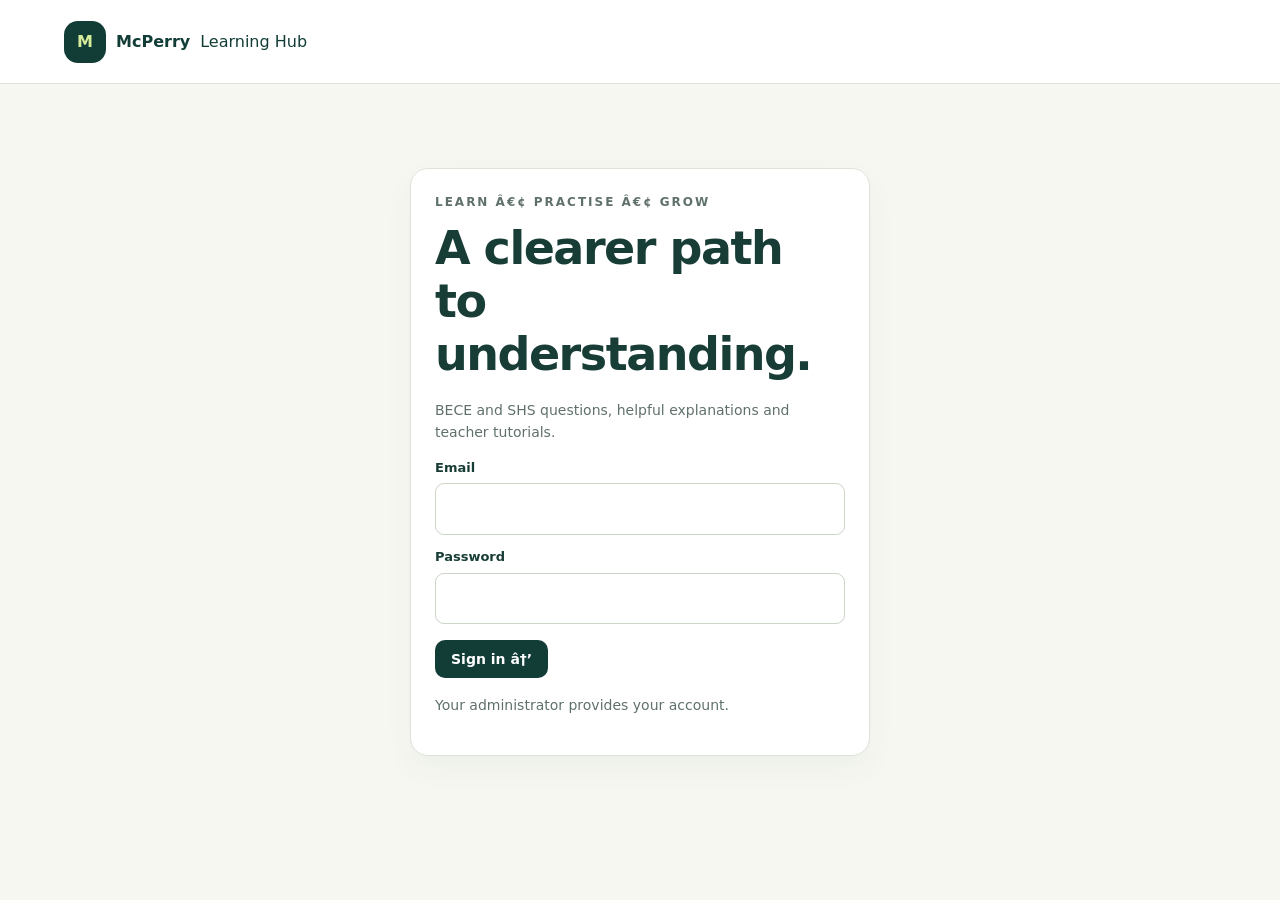
<file: learning-hub/backend/static/index.html>
<!doctype html><html lang="en"><head><meta charset="utf-8"><meta name="viewport" content="width=device-width,initial-scale=1"><meta name="theme-color" content="#123d37"><title>McPerry Learning Hub</title><link rel="manifest" href="manifest.json"><link rel="stylesheet" href="style.css?v=2"><script defer src="app.js?v=2"></script></head><body data-mode="student"><header><a href="/" class="brand"><b>M</b> McPerry <span>Learning Hub</span></a><div id="identity"></div></header><main id="app"></main><div id="toast" role="status"></div><aside id="player" hidden><div class="player-bar"><strong>Lesson player</strong><button id="pip">PiP</button><button id="close-player">Close</button></div><div id="player-content"></div></aside></body></html>
</file>
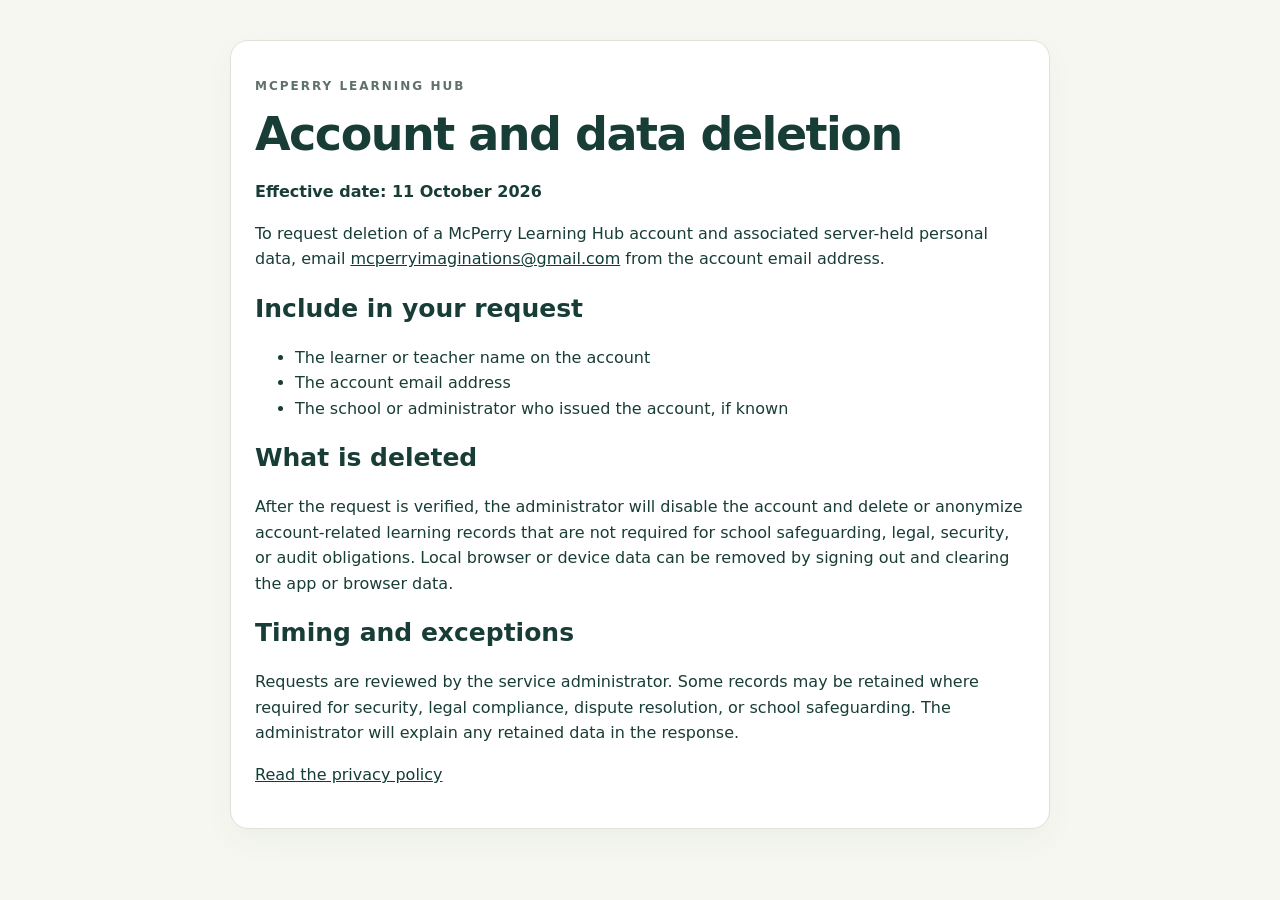
<file: learning-hub/backend/static/account-deletion.html>
<!doctype html>
<html lang="en">
<head>
  <meta charset="utf-8">
  <meta name="viewport" content="width=device-width,initial-scale=1">
  <title>McPerry Learning Hub Account Deletion</title>
  <link rel="stylesheet" href="style.css?v=2">
</head>
<body>
  <main class="card" style="max-width:820px;margin:40px auto">
    <p class="eyebrow">McPerry Learning Hub</p>
    <h1>Account and data deletion</h1>
    <p><strong>Effective date: 11 October 2026</strong></p>
    <p>To request deletion of a McPerry Learning Hub account and associated server-held personal data, email <a href="mailto:mcperryimaginations@gmail.com">mcperryimaginations@gmail.com</a> from the account email address.</p>
    <h2>Include in your request</h2>
    <ul>
      <li>The learner or teacher name on the account</li>
      <li>The account email address</li>
      <li>The school or administrator who issued the account, if known</li>
    </ul>
    <h2>What is deleted</h2>
    <p>After the request is verified, the administrator will disable the account and delete or anonymize account-related learning records that are not required for school safeguarding, legal, security, or audit obligations. Local browser or device data can be removed by signing out and clearing the app or browser data.</p>
    <h2>Timing and exceptions</h2>
    <p>Requests are reviewed by the service administrator. Some records may be retained where required for security, legal compliance, dispute resolution, or school safeguarding. The administrator will explain any retained data in the response.</p>
    <p><a href="/privacy">Read the privacy policy</a></p>
  </main>
</body>
</html>
</file>
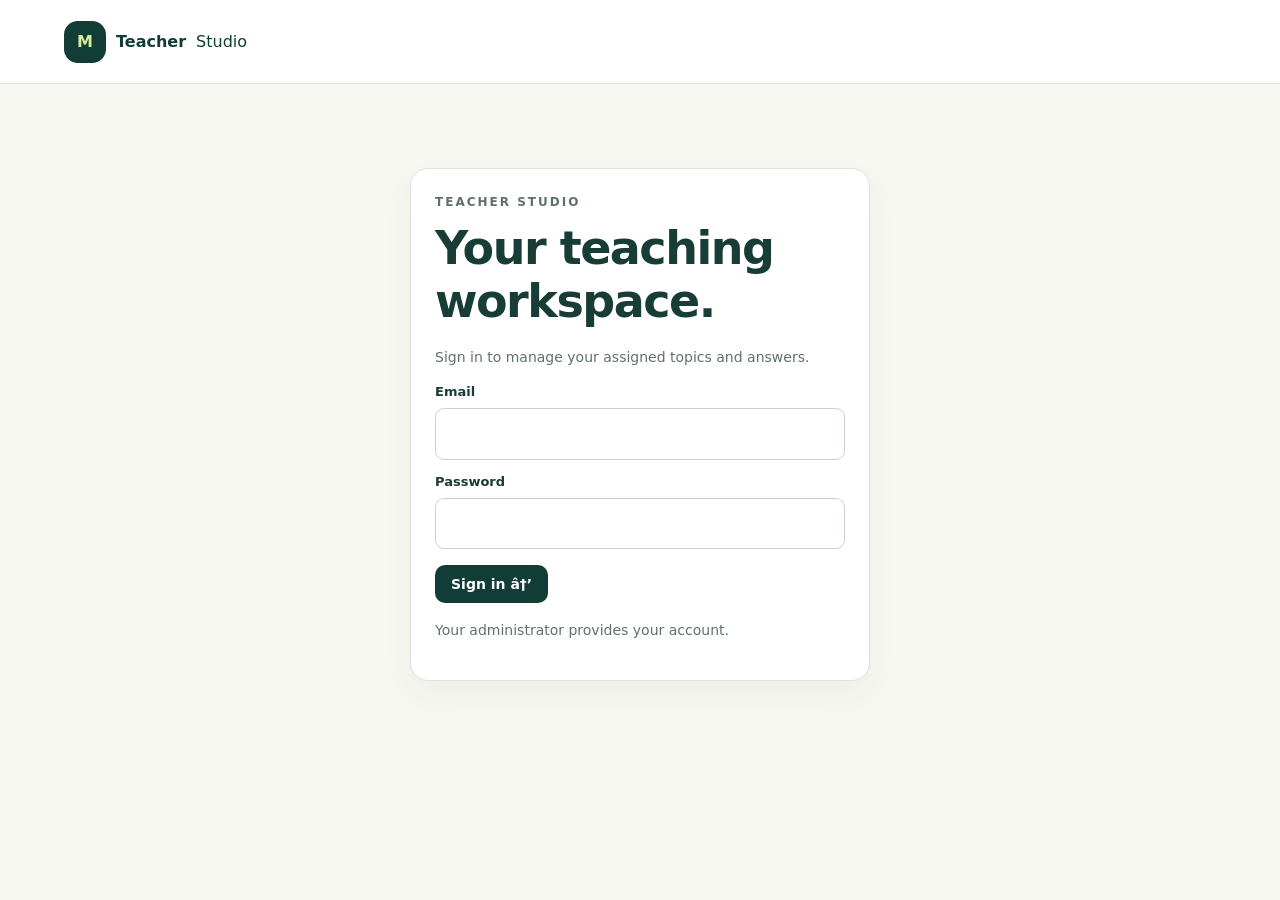
<file: learning-hub/backend/static/cms.html>
<!doctype html><html lang="en"><head><meta charset="utf-8"><meta name="viewport" content="width=device-width,initial-scale=1"><title>McPerry Teacher Studio</title><link rel="stylesheet" href="style.css?v=2"><script defer src="app.js?v=2"></script></head><body data-mode="cms"><header><a href="/cms" class="brand"><b>M</b> Teacher <span>Studio</span></a><div id="identity"></div></header><main id="app"></main><div id="toast" role="status"></div><aside id="player" hidden><div class="player-bar"><strong>Lesson player</strong><button id="pip">PiP</button><button id="close-player">Close</button></div><div id="player-content"></div></aside></body></html>
</file>
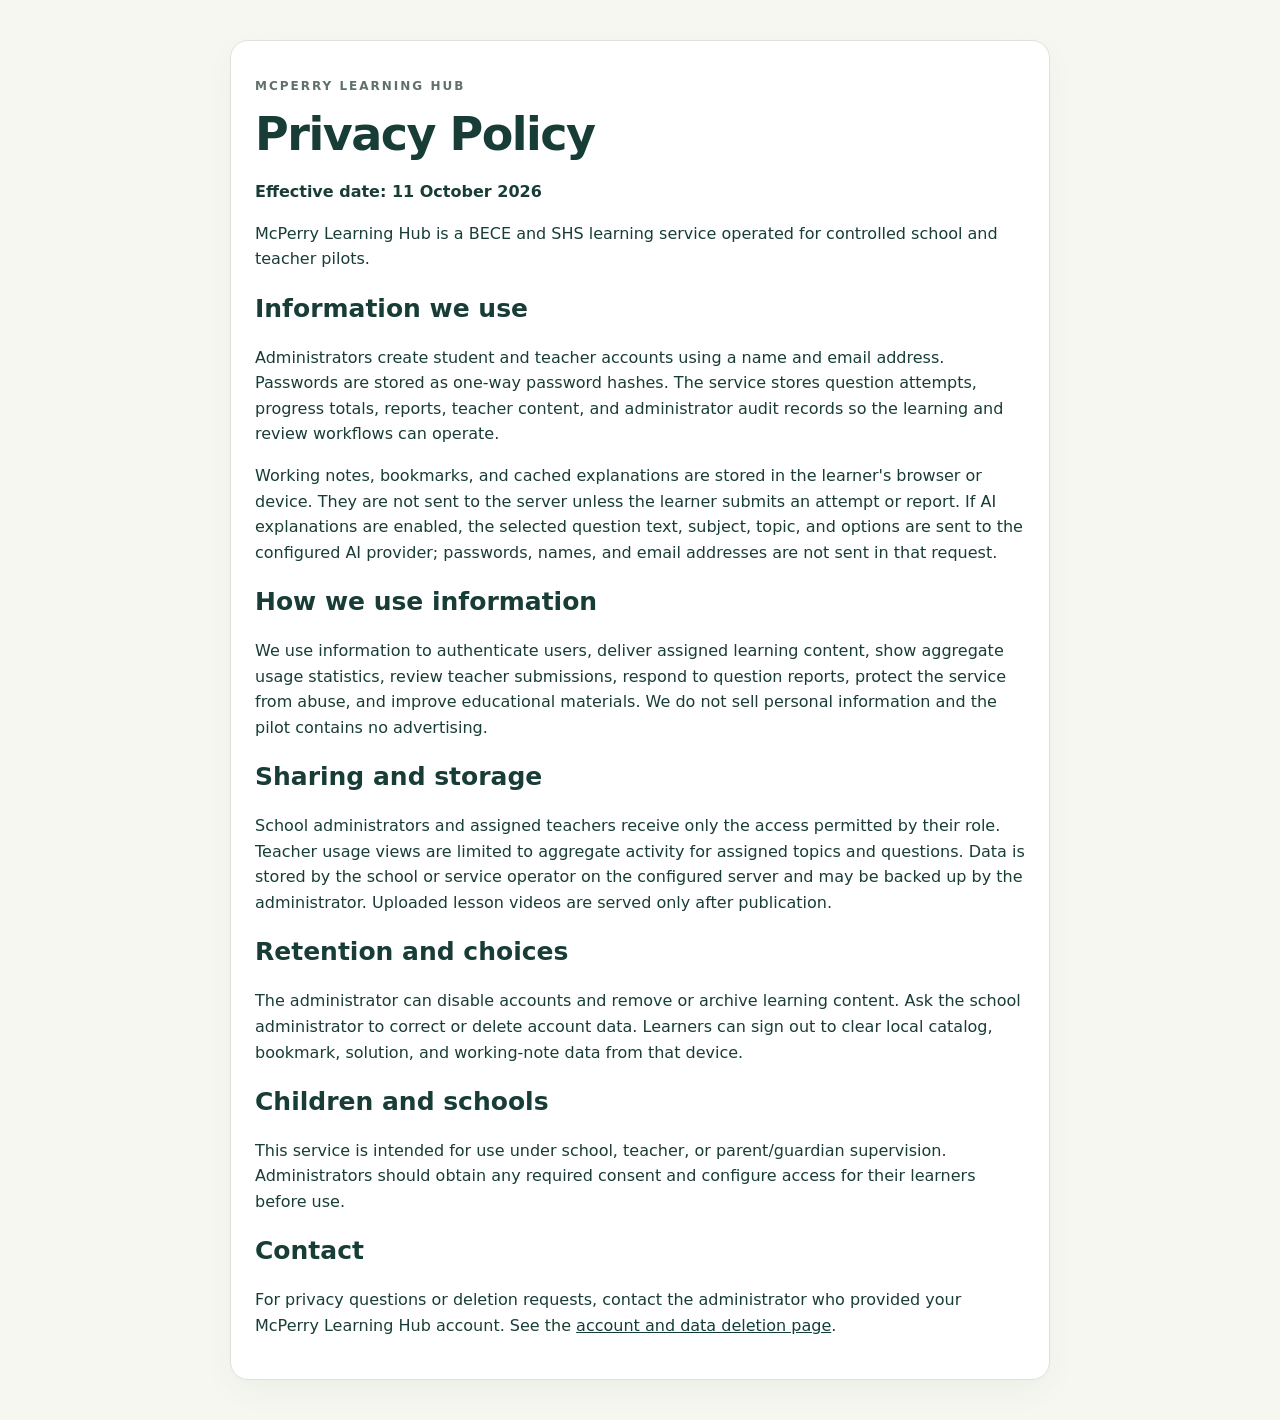
<file: learning-hub/backend/static/privacy.html>
<!doctype html>
<html lang="en">
<head>
  <meta charset="utf-8">
  <meta name="viewport" content="width=device-width,initial-scale=1">
  <title>McPerry Learning Hub Privacy Policy</title>
  <link rel="stylesheet" href="style.css?v=2">
</head>
<body>
  <main class="card" style="max-width:820px;margin:40px auto">
    <p class="eyebrow">McPerry Learning Hub</p>
    <h1>Privacy Policy</h1>
    <p><strong>Effective date: 11 October 2026</strong></p>
    <p>McPerry Learning Hub is a BECE and SHS learning service operated for controlled school and teacher pilots.</p>
    <h2>Information we use</h2>
    <p>Administrators create student and teacher accounts using a name and email address. Passwords are stored as one-way password hashes. The service stores question attempts, progress totals, reports, teacher content, and administrator audit records so the learning and review workflows can operate.</p>
    <p>Working notes, bookmarks, and cached explanations are stored in the learner's browser or device. They are not sent to the server unless the learner submits an attempt or report. If AI explanations are enabled, the selected question text, subject, topic, and options are sent to the configured AI provider; passwords, names, and email addresses are not sent in that request.</p>
    <h2>How we use information</h2>
    <p>We use information to authenticate users, deliver assigned learning content, show aggregate usage statistics, review teacher submissions, respond to question reports, protect the service from abuse, and improve educational materials. We do not sell personal information and the pilot contains no advertising.</p>
    <h2>Sharing and storage</h2>
    <p>School administrators and assigned teachers receive only the access permitted by their role. Teacher usage views are limited to aggregate activity for assigned topics and questions. Data is stored by the school or service operator on the configured server and may be backed up by the administrator. Uploaded lesson videos are served only after publication.</p>
    <h2>Retention and choices</h2>
    <p>The administrator can disable accounts and remove or archive learning content. Ask the school administrator to correct or delete account data. Learners can sign out to clear local catalog, bookmark, solution, and working-note data from that device.</p>
    <h2>Children and schools</h2>
    <p>This service is intended for use under school, teacher, or parent/guardian supervision. Administrators should obtain any required consent and configure access for their learners before use.</p>
    <h2>Contact</h2>
    <p>For privacy questions or deletion requests, contact the administrator who provided your McPerry Learning Hub account. See the <a href="/account-deletion">account and data deletion page</a>.</p>
  </main>
</body>
</html>
</file>
<file: learning-hub/backend/static/style.css>
:root{--green:#123d37;--lime:#d8ed9c;--paper:#f6f7f1;--line:#dde3d9;--muted:#60716b}*{box-sizing:border-box}body{margin:0;background:var(--paper);color:#183d36;font:16px/1.6 system-ui,sans-serif}header{height:84px;padding:0 5%;display:flex;justify-content:space-between;align-items:center;background:white;border-bottom:1px solid var(--line)}a{color:var(--green)}.brand{display:flex;gap:10px;align-items:center;text-decoration:none;font-weight:750}.brand b{display:grid;place-items:center;background:var(--green);color:var(--lime);width:42px;height:42px;border-radius:14px}.brand span{font-weight:400}main{max-width:1400px;margin:auto;padding:34px 5%}h1{font-size:clamp(30px,4vw,46px);line-height:1.15;letter-spacing:-1.5px;margin:10px 0 18px}h2{line-height:1.25;font-size:25px}h3{margin:0 0 10px}.eyebrow{text-transform:uppercase;letter-spacing:2px;font-size:12px;font-weight:bold;color:var(--muted)}.hero{background:var(--green);color:white;border-radius:24px;padding:32px;margin-bottom:28px}.hero p{max-width:700px;color:#d6e4df}.hero .eyebrow{color:var(--lime)}button,.button{border:0;border-radius:10px;background:var(--green);color:white;padding:11px 16px;font:600 14px system-ui;cursor:pointer;text-decoration:none;display:inline-block}button:hover{filter:brightness(1.15)}button:disabled{opacity:.5;cursor:wait}.light{background:#e9efdf;color:var(--green)}.danger{background:#942f3c}.row{display:flex;gap:10px;align-items:center;flex-wrap:wrap}.split{display:grid;grid-template-columns:340px 1fr;gap:24px}.work{display:grid;grid-template-columns:1fr 1fr;gap:18px}.card{padding:24px;background:white;border:1px solid var(--line);border-radius:18px;margin-bottom:18px}.card p{white-space:pre-wrap}.muted{color:var(--muted);font-size:14px}.chip{display:inline-block;border-radius:20px;background:#edf2e5;color:var(--green);padding:4px 10px;font-size:12px}.question-item{width:100%;display:block;text-align:left;background:transparent;color:var(--green);padding:16px;border:1px solid var(--line);margin-top:10px}.question-item.selected{background:var(--green);color:white}.question-item small{display:block;opacity:.7}.login{max-width:460px;margin:50px auto}label{display:block;font-size:13px;font-weight:650;margin:12px 0 5px}input,select,textarea{width:100%;border:1px solid #cbd5c8;border-radius:9px;padding:12px;font:inherit;color:var(--green);background:white}textarea{min-height:130px;resize:vertical}.solution{white-space:pre-wrap;padding:16px;border-left:4px solid #a0bd6c;background:#f7faf1;margin-top:16px}.toolbar{margin-bottom:20px}.stack{display:grid;gap:14px}.note{background:#fff5d9;padding:14px;border-radius:10px;font-size:14px}details{border:1px solid var(--line);border-radius:12px;padding:16px;margin-bottom:14px;background:white}summary{cursor:pointer;font-weight:bold}.tab{background:#e6ecdf;color:var(--green)}.tab.active{background:var(--green);color:white}.lesson{padding:16px;border-bottom:1px solid var(--line)}#toast{position:fixed;bottom:26px;left:50%;transform:translateX(-50%);background:#123d37;color:white;padding:12px 20px;border-radius:12px;z-index:30;max-width:90%;display:none}#player{position:fixed;right:22px;bottom:22px;width:min(430px,94vw);background:#102620;color:white;border-radius:14px;overflow:hidden;z-index:20;box-shadow:0 15px 60px #0005}.player-bar{display:flex;padding:10px;gap:8px;align-items:center}.player-bar strong{flex:1}#player iframe,#player video{width:100%;aspect-ratio:16/9;border:0;display:block}.pip-mode header,.pip-mode main,.pip-mode .player-bar{display:none}.pip-mode #player{inset:0;width:100%;border-radius:0}.pip-mode #player-content{height:100vh}.pip-mode iframe,.pip-mode video{height:100%;width:100%}.badge{color:#9b590e}.scroll{max-height:680px;overflow:auto}pre{white-space:pre-wrap;word-break:break-word}.option{margin:9px 0;text-align:left;width:100%;background:#f0f4e9;color:var(--green)}.option.chosen{outline:2px solid var(--green)}table{width:100%;border-collapse:collapse;font-size:14px}td,th{padding:8px;text-align:left;border-bottom:1px solid var(--line)}@media(max-width:950px){.split,.work{grid-template-columns:1fr}header{padding:0 20px}.brand span{display:none}main{padding:22px 18px}.scroll{max-height:300px}.hero{padding:24px}.card{padding:20px}#identity{font-size:12px}}
.usage-panel{background:linear-gradient(135deg,#ffffff 0%,#f0f6e7 100%)}.usage-heading{justify-content:space-between;align-items:flex-start}.usage-heading h2{margin:4px 0 0}.stat-grid{display:grid;grid-template-columns:repeat(4,minmax(0,1fr));gap:10px;margin:18px 0 22px}.stat{padding:14px;border:1px solid var(--line);border-radius:12px;background:#fff}.stat strong{display:block;font-size:24px;line-height:1.15;color:var(--green)}.stat span{display:block;margin-top:4px;color:var(--muted);font-size:12px;line-height:1.3}@media(max-width:700px){.stat-grid{grid-template-columns:repeat(2,minmax(0,1fr))}.usage-heading .muted{width:100%}}
.benefit-panel{background:linear-gradient(135deg,#123d37 0%,#1d6559 55%,#3e8d72 100%);color:#fff;border:0;box-shadow:0 18px 45px #123d3733}.benefit-panel .eyebrow,.benefit-panel .muted{color:#d8ed9c}.benefit-panel p{color:#eef8f0}.benefit-panel li{margin:7px 0}.benefit-panel .note{background:#fff5d9;color:#183d36}.button.light{border:1px solid #cbd5c8}.card,.hero{box-shadow:0 12px 30px #183d360b}.hero{position:relative;overflow:hidden}.hero:after{content:"";position:absolute;width:260px;height:260px;right:-90px;top:-110px;border:1px solid #d8ed9c55;border-radius:50%;box-shadow:0 0 0 24px #d8ed9c0d,0 0 0 48px #d8ed9c08;pointer-events:none}button:focus-visible,a:focus-visible,input:focus-visible,select:focus-visible,textarea:focus-visible{outline:3px solid #e7b84b;outline-offset:2px}.lesson{border-radius:12px;margin:10px 0;padding:18px;background:linear-gradient(135deg,#fbfdf8,#f2f7ea)}
</file>
